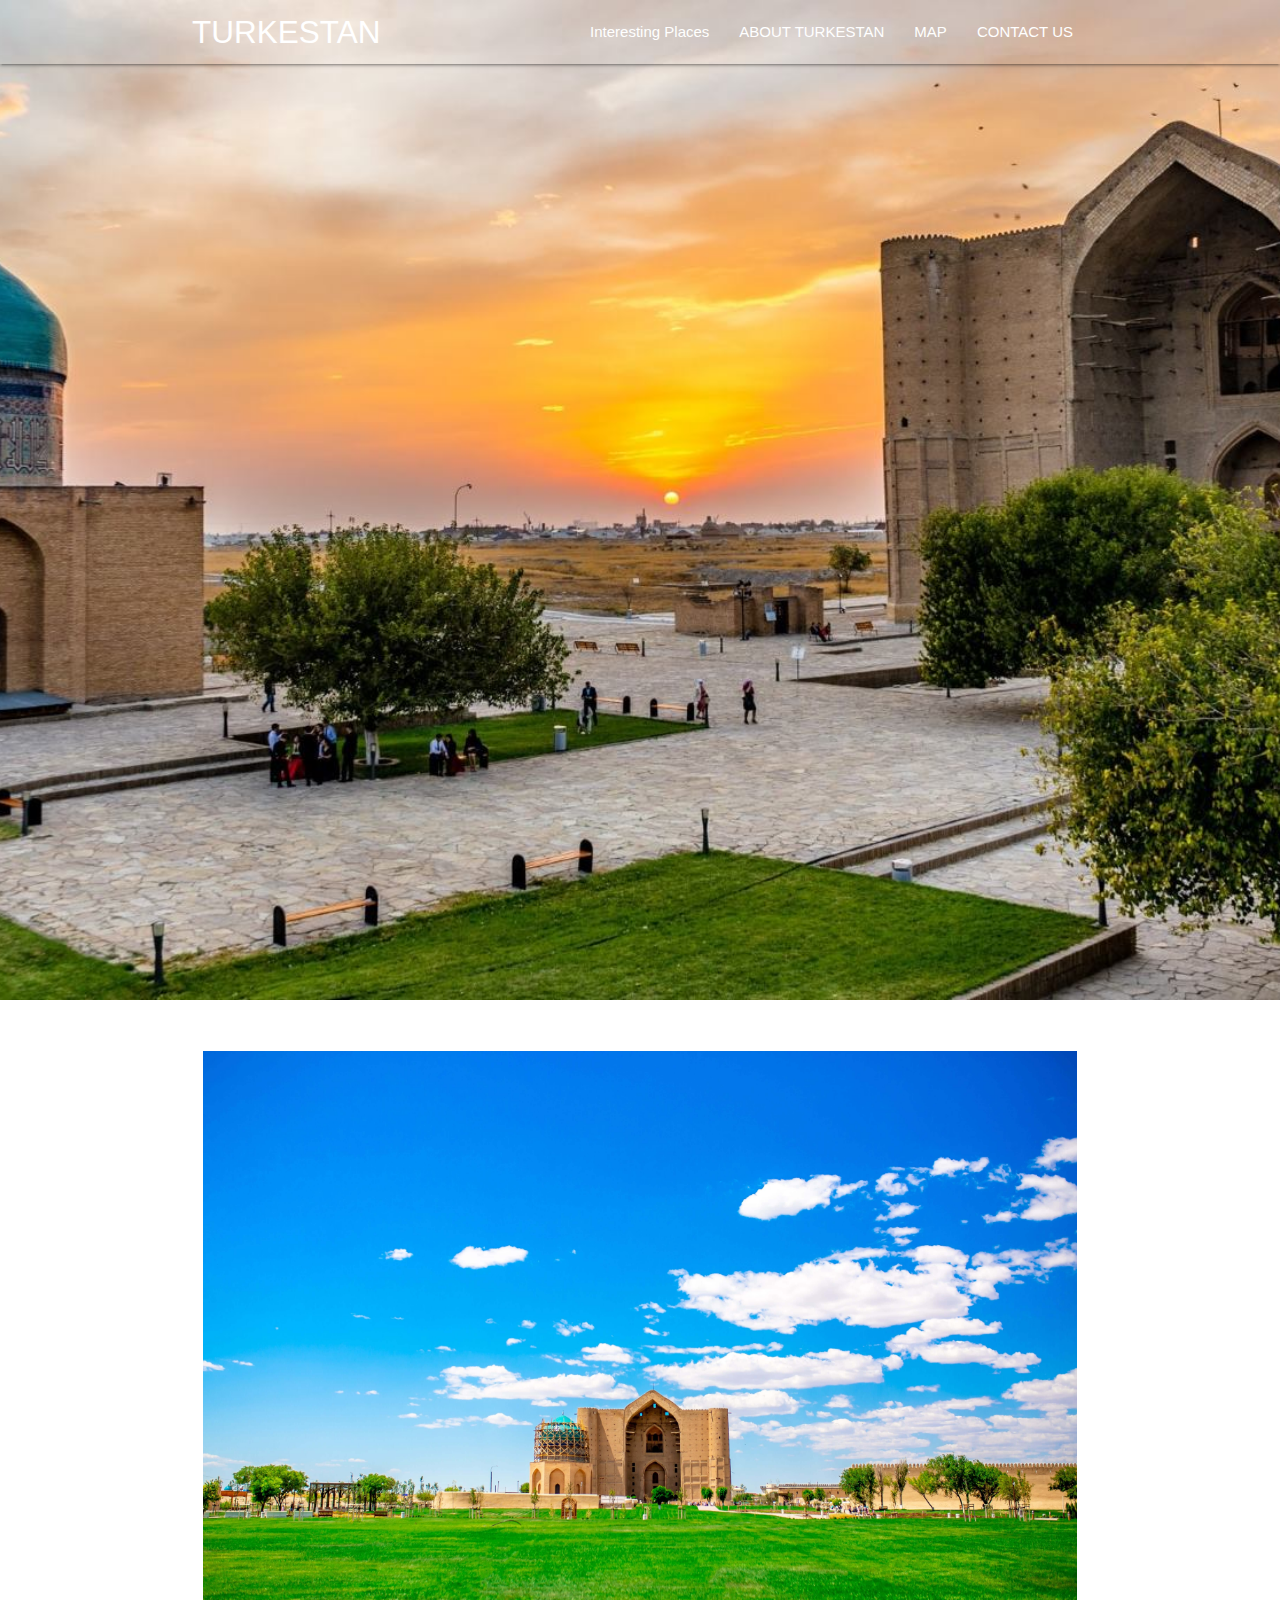
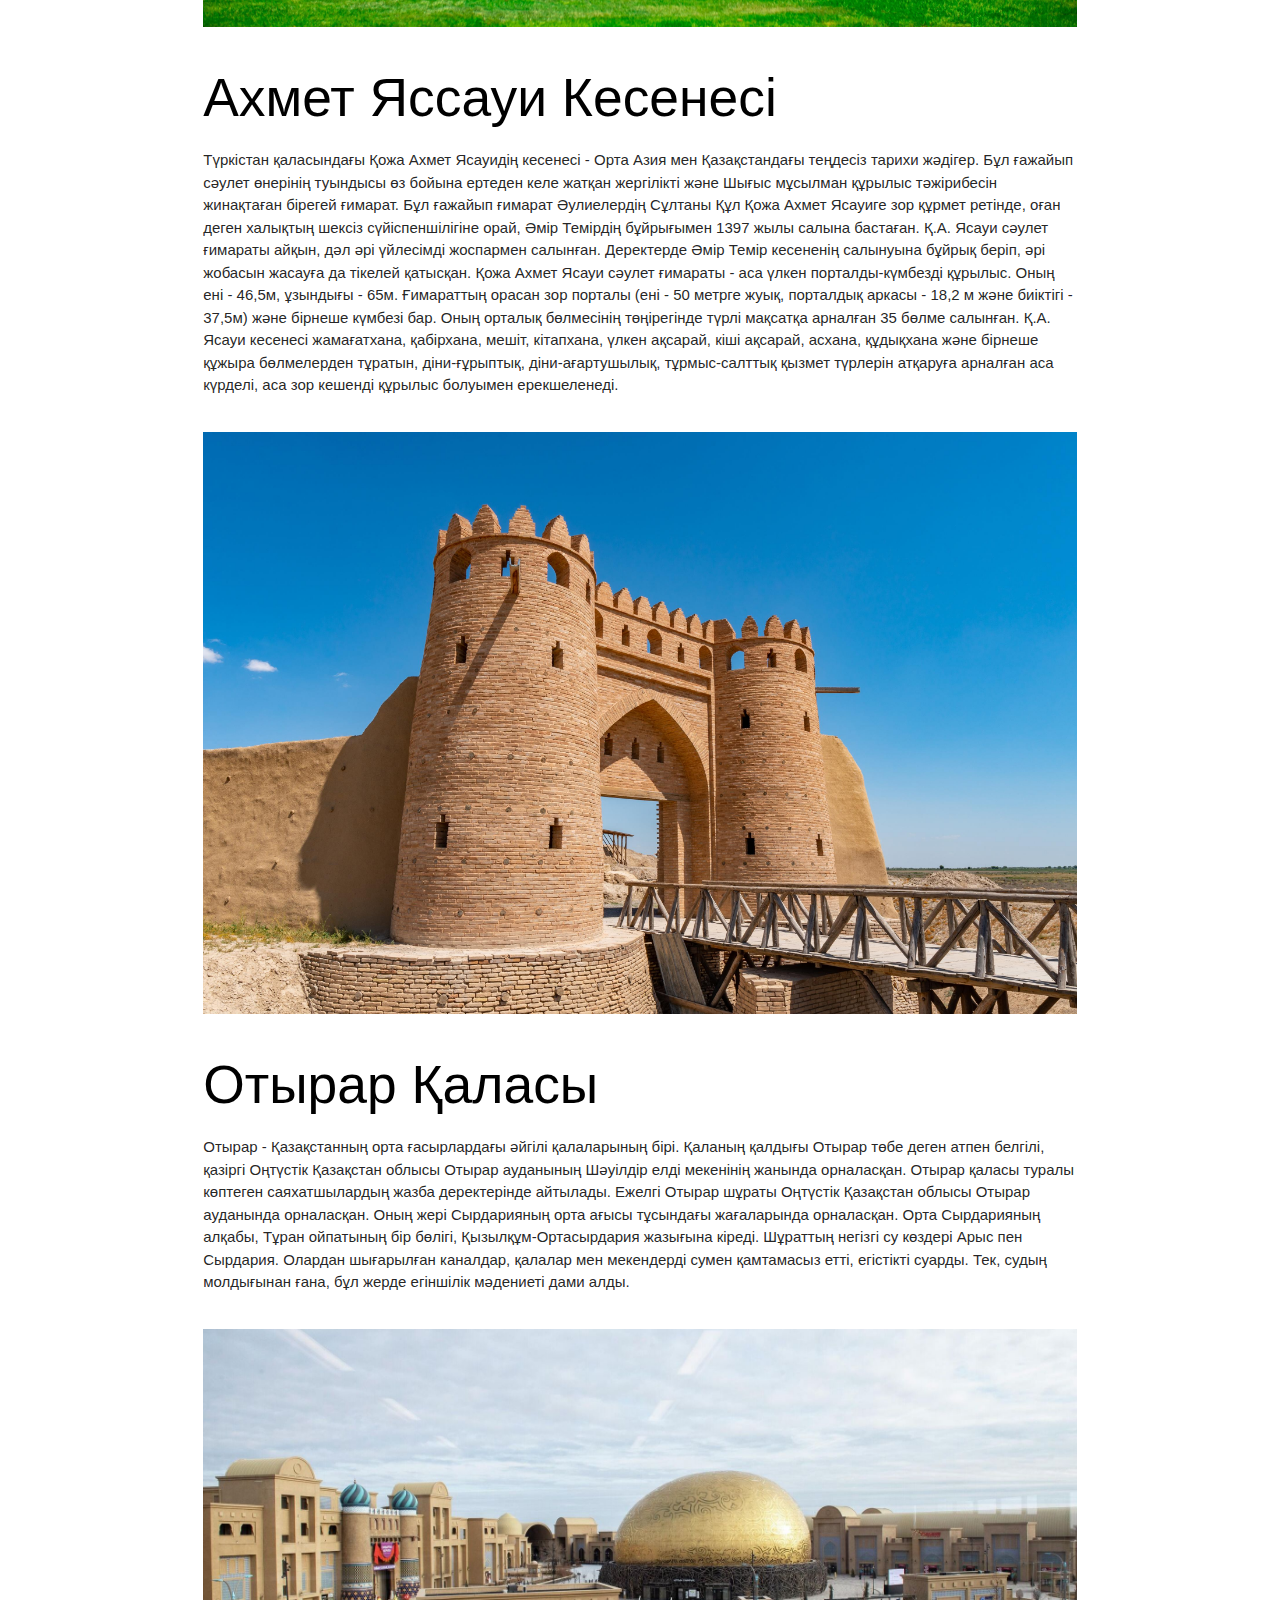
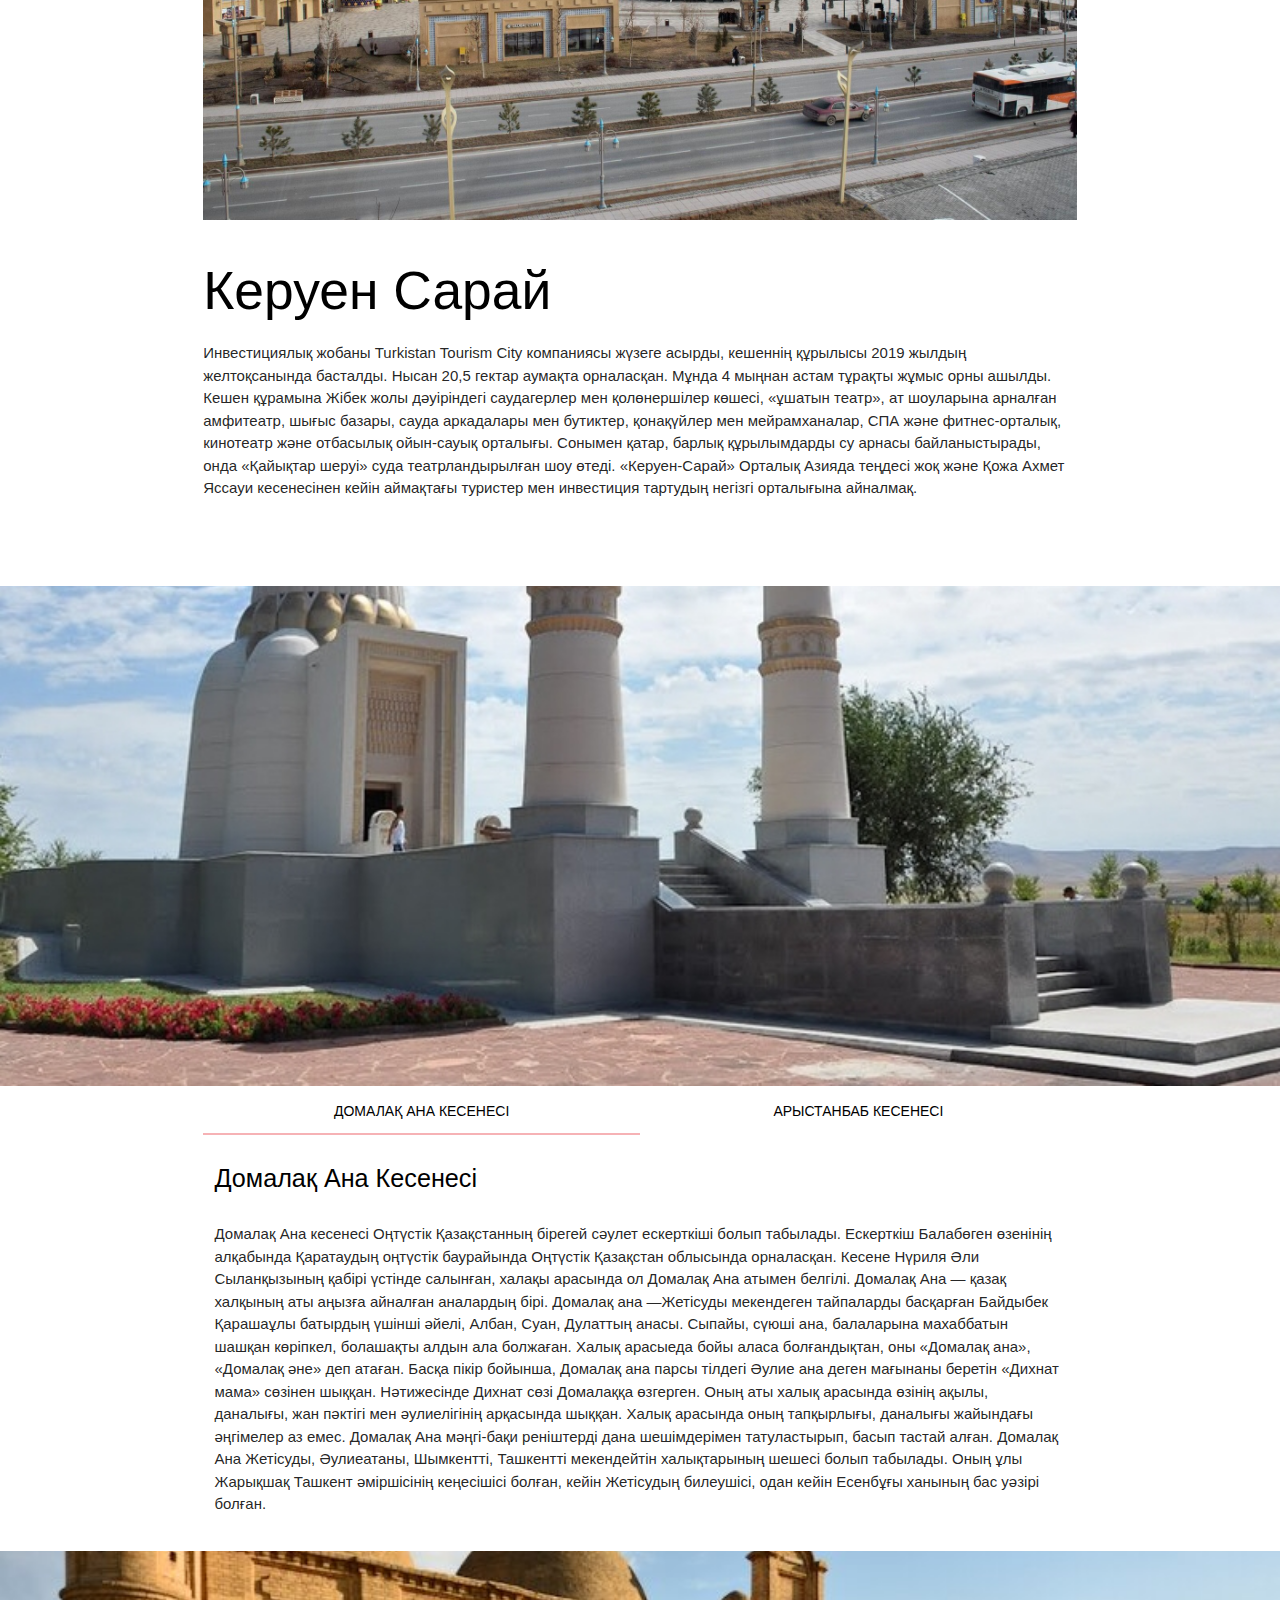
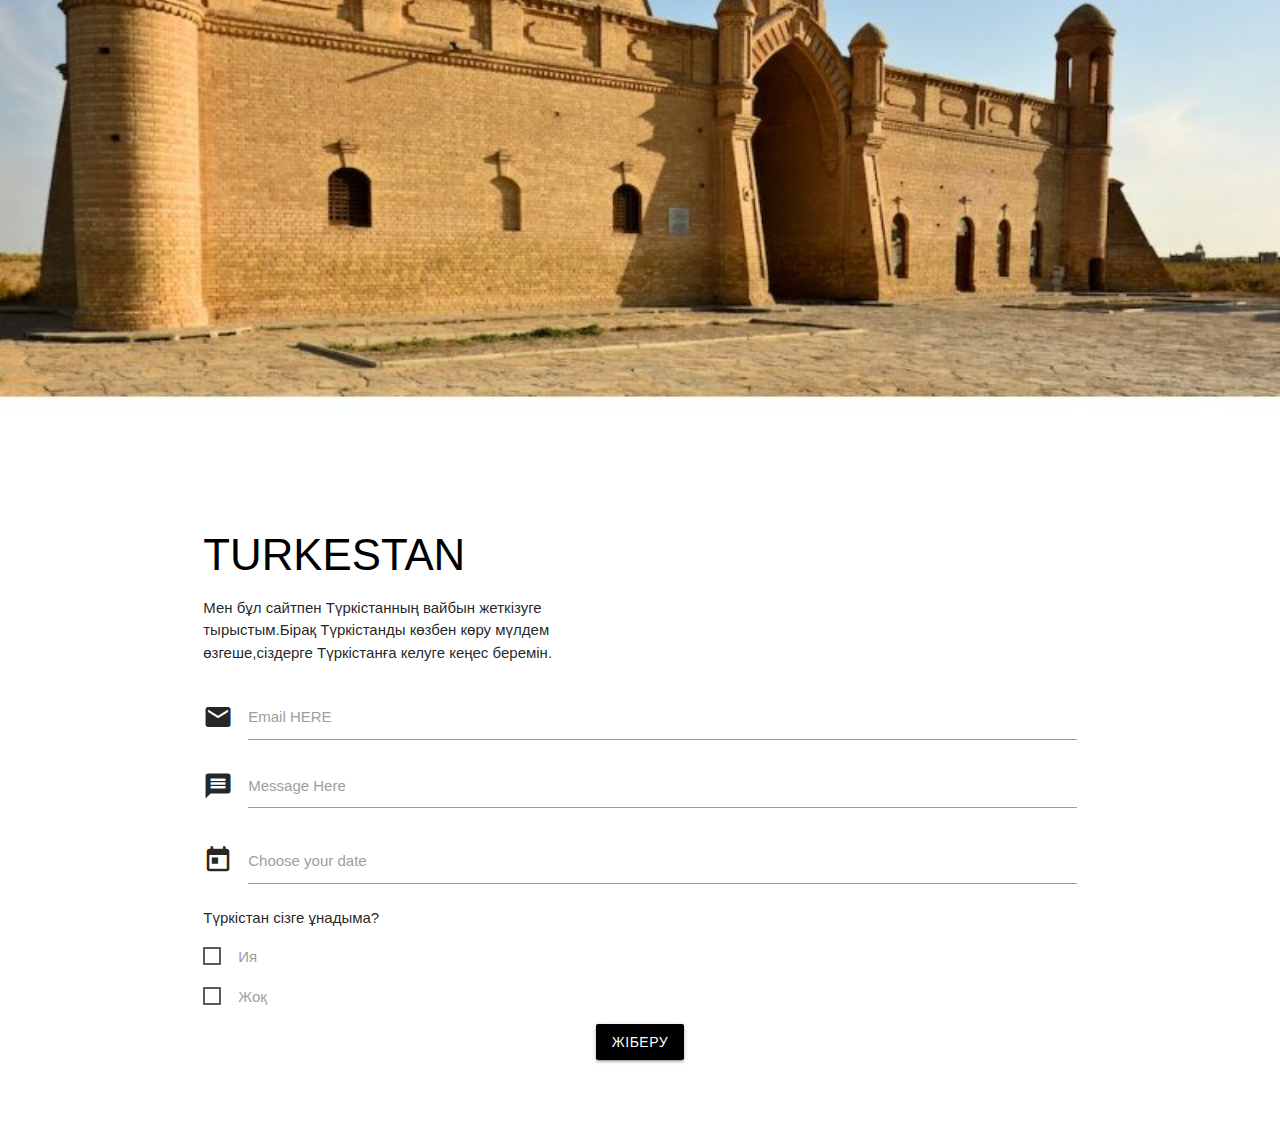
<file: index.html>
<!DOCTYPE html>
<html lang="en">
<head>
    <meta charset="UTF-8">
    <meta http-equiv="X-UA-Compatible" content="IE=edge">
    <meta name="viewport" content="width=device-width, initial-scale=1.0">
    <title>Туркистан</title>
    <link href="https://fonts.googleapis.com/icon?family=Material+Icons" rel="stylesheet">
    <link rel="stylesheet" href="https://pro.fontawesome.com/releases/v5.10.0/css/all.css">
    <link rel="stylesheet" href="https://cdnjs.cloudflare.com/ajax/libs/materialize/1.0.0/css/materialize.min.css">

    <style>
        header{
            background: url(554.jpg);
            background-position: center;
            background-size: cover;
            min-height: 1000px;

        }

        html {
  scroll-behavior: smooth;
}
        .section{
            padding-bottom: 4vw;
            padding-top: 4vw;

        }
        .tabs .incator{
            background-color: #000;
        }
        .tabs .tab a:hover, .tabs a:focus.active {
            background-color: transparent;
        }
        @media screen and (max-width:650px){
            header{
                min-width: 500px;
            }
            
        } 
            
        
    </style>
    
</head>
<body>
    <header>
        <nav class="nav-wrapper transparent">
            <div class="container">
                <a href="#" class="brand-logo">TURKESTAN</a>
                <a href="#" class="sidenav-trigger" data-target="mobile"><i class="material-icons">menu</i></a>

                <ul class="right hide-on-med-and-down">
                    <li><a href="turkestan1.html">Interesting Places</a></li>
                    <li><a href="https://ru.wikipedia.org/wiki/%D0%A2%D1%83%D1%80%D0%BA%D0%B5%D1%81%D1%82%D0%B0%D0%BD">ABOUT TURKESTAN</a></li>
                    <li><a href="https://www.google.com/maps/place/%D0%A2%D1%83%D1%80%D0%BA%D0%B5%D1%81%D1%82%D0%B0%D0%BD/@43.3036818,68.2605886,13z/data=!3m1!4b1!4m6!3m5!1s0x4200c26160a6c6bf:0xc25a313979c57875!8m2!3d43.3050854!4d68.2346884!16zL20vMDU4bTUz?entry=ttu&g_ep=EgoyMDI0MTEyNC4xIKXMDSoJLDEwMjExMjM0SAFQAw%3D%3D">MAP</a></li>
                    <li><a href="https://web.whatsapp.com/">CONTACT US</a></li>
                </ul>
                <ul class="sidenav grey darken-4 center" id="mobile">
                    <h3 class="white-text center">TURKESTAN</h3>
                    <li><a href="#" class="waves-effects waves-light white-text">HOME</a></li>
                    <li><a href="https://ru.wikipedia.org/wiki/%D0%A2%D1%83%D1%80%D0%BA%D0%B5%D1%81%D1%82%D0%B0%D0%BD" class="waves-effects waves-light white-text">ABOUT TURKESTAN</a></li>
                    <li><a href="https://www.google.com/maps/place/%D0%A2%D1%83%D1%80%D0%BA%D0%B5%D1%81%D1%82%D0%B0%D0%BD/@43.3036818,68.2605886,13z/data=!3m1!4b1!4m6!3m5!1s0x4200c26160a6c6bf:0xc25a313979c57875!8m2!3d43.3050854!4d68.2346884!16zL20vMDU4bTUz?entry=ttu&g_ep=EgoyMDI0MTEyNC4xIKXMDSoJLDEwMjExMjM0SAFQAw%3D%3D" class="waves-effects waves-light white-text">MAP</a></li>
                    <li><a href="https://web.whatsapp.com/" class="waves-effects waves-light white-text">CONTACT US</a></li>

                </ul>
            </div>
        </nav>

    </header>

    <section class="container section">
        <div class="row">
            <div class="col s12 16">
                <img src="441.jpg" class="responsive-img materialboxe">
            </div>
            <div class="col s12 16">
                <h2 class="black-text">Ахмет Яссауи Кесенесі</h2>
                <p>Түркістан қаласындағы Қожа Ахмет Ясауидің кесенесі - Орта Азия мен Қазақстандағы теңдесіз тарихи жәдігер. Бұл ғажайып сәулет өнерінің туындысы өз бойына ертеден келе жатқан жергілікті және Шығыс мұсылман құрылыс тәжірибесін жинақтаған бірегей ғимарат. Бұл ғажайып ғимарат Әулиелердің Сұлтаны Құл Қожа Ахмет Ясауиге зор құрмет ретінде, оған деген халықтың шексіз сүйіспеншілігіне орай, Әмір Темірдің бұйрығымен 1397 жылы салына бастаған. Қ.А. Ясауи сәулет ғимараты айқын, дәл әрі үйлесімді жоспармен салынған. Деректерде Әмір Темір кесененің салынуына бұйрық беріп, әрі жобасын жасауға да тікелей қатысқан. Қожа Ахмет Ясауи сәулет ғимараты - аса үлкен порталды-күмбезді құрылыс. Оның ені - 46,5м, ұзындығы - 65м. Ғимараттың орасан зор порталы (ені - 50 метрге жуық, порталдық аркасы - 18,2 м және биіктігі - 37,5м) және бірнеше күмбезі бар. Оның орталық бөлмесінің төңірегінде түрлі мақсатқа арналған 35 бөлме салынған.   Қ.А. Ясауи кесенесі жамағатхана, қабірхана, мешіт, кітапхана, үлкен ақсарай, кіші ақсарай, асхана, құдықхана және бірнеше құжыра бөлмелерден тұратын, діни-ғұрыптық, діни-ағартушылық, тұрмыс-салттық қызмет түрлерін атқаруға арналған аса күрделі, аса зор кешенді құрылыс болуымен ерекшеленеді.</p>
            </div>
        </div>
        <div class="row">
            <div class="col s12 16 push-17">
                <img src="444.jpg" class="responsive-img materialboxe">
            </div>
            <div class="col s12 16 pull-15">
                <h2 class="black-text">Отырар Қаласы</h2>
                <p>Отырар - Қазақстанның орта ғасырлардағы әйгілі қалаларының бірі. Қаланың қалдығы Отырар төбе деген атпен белгілі, қазіргі Оңтүстік Қазақстан облысы Отырар ауданының Шәуілдір елді мекенінің жанында орналасқан. Отырар қаласы туралы көптеген саяхатшылардың жазба деректерінде айтылады.

                    Ежелгі Отырар шұраты Оңтүстік Қазақстан облысы Отырар ауданында орналасқан. Оның жері Сырдарияның орта ағысы тұсындағы жағаларында орналасқан. Орта Сырдарияның алқабы, Тұран ойпатының бір бөлігі, Қызылқұм-Ортасырдария жазығына кіреді.
                    
                    Шұраттың негізгі су көздері Арыс пен Сырдария. Олардан шығарылған каналдар, қалалар мен мекендерді сумен қамтамасыз етті, егістікті суарды. Тек, судың молдығынан ғана, бұл жерде егіншілік мәдениеті дами алды.</p>
            </div>
        </div>
        <div class="row">
            <div class="col s12 16">
                <img src="555.jpeg" class="responsive-img materialboxe">
            </div>
            <div class="col s12 16">
                <h2 class="black-text">Керуен Сарай</h2>
                <p>Инвестициялық жобаны Turkistan Tourism City компаниясы жүзеге асырды, кешеннің құрылысы 2019 жылдың желтоқсанында басталды. Нысан 20,5 гектар аумақта орналасқан. Мұнда 4 мыңнан астам тұрақты жұмыс орны ашылды. Кешен құрамына Жібек жолы дәуіріндегі саудагерлер мен қолөнершілер көшесі, «ұшатын театр», ат шоуларына арналған амфитеатр, шығыс базары, сауда аркадалары мен бутиктер, қонақүйлер мен мейрамханалар, СПА және фитнес-орталық, кинотеатр және отбасылық ойын-сауық орталығы. Сонымен қатар, барлық құрылымдарды су арнасы байланыстырады, онда «Қайықтар шеруі» суда театрландырылған шоу өтеді. «Керуен-Сарай» Орталық Азияда теңдесі жоқ және Қожа Ахмет Яссауи кесенесінен кейін аймақтағы туристер мен инвестиция тартудың негізгі орталығына айналмақ.</p>
        </div>
    </section>
    <div class="parallax-container">
        <div class="parallax">
            <img src="7778.jpg" class="responsive-img">
        </div>
    </div>
    
    
    
    <section class="container sectiom">
        <div class="row">
            <div class="col s12 15">
                
            </div>

            <div class="col s12 16">
                <ul class="tabs">
                    <li class="tab col s6">
                        <a href="#dg" class="black-text">Домалақ Ана Кесенесі</a>
                    </li>
                    <li class="tab col s6">
                        <a href="#fs" class="black-text">Арыстанбаб Кесенесі</a>
                    </li>
                </ul>
                <div class="col s12" id="dg">
                    <p class="flow-text black-text">Домалақ Ана Кесенесі</p>
                    <p>Домалақ Ана кесенесі Оңтүстік Қазақстанның бірегей сәулет ескерткіші болып табылады. Ескерткіш Балабөген өзенінің алқабында Қаратаудың оңтүстік баурайында Оңтүстік Қазақстан облысында орналасқан.

                        Кесене Нүриля Әли Сыланқызының қабірі үстінде салынған, халақы арасында ол Домалақ Ана атымен белгілі.
                        
                        Домалақ Ана — қазақ халқының аты аңызға айналған аналардың бірі. Домалақ ана —Жетісуды мекендеген тайпаларды басқарған Байдыбек Қарашаұлы батырдың үшінші әйелі, Албан, Суан, Дулаттың анасы. Сыпайы, сүюші ана, балаларына махаббатын шашқан көріпкел, болашақты алдын ала болжаған. Халық арасыеда бойы аласа болғандықтан, оны «Домалақ ана», «Домалақ әне» деп атаған. Басқа пікір бойынша, Домалақ ана парсы тілдегі Әулие ана деген мағынаны беретін «Дихнат мама» сөзінен шыққан. Нәтижесінде Дихнат сөзі Домалаққа өзгерген.
                        
                        Оның аты халық арасында өзінің ақылы, даналығы, жан пәктігі мен әулиелігінің арқасында шыққан. Халық арасында оның тапқырлығы, даналығы жайындағы әңгімелер аз емес. Домалақ Ана мәңгі-бақи реніштерді дана шешімдерімен татуластырып, басып тастай алған. Домалақ Ана Жетісуды, Әулиеатаны, Шымкентті, Ташкентті мекендейтін халықтарының шешесі болып табылады. Оның ұлы Жарықшақ Ташкент әміршісінің кеңесішісі болған, кейін Жетісудың билеушісі, одан кейін Есенбұғы ханының бас уәзірі болған.</p>
                    
                </div>
                <div class="col s12" id="fs">
                    <p class="flow-text black-text">Арыстанбаб Кесенесі</p>
                    <p>Түркістан халқының арасында мұсылман дінін таратушы Қожа Ахмет Иасауидің ұстазы болған Арыстан баб ата қабірінің басына салынған. Кесене дәлізхана, мешіт, құжырахана, азан шақыратын мұнара сияқты жеке бөлмелерден құралған. Кесененің ең көне бөлігі қабірхана болуы тиіс. Қазір де оның едені басқа бөлмелермен салыстырғанда едәуір биік. Қабір үстіне алғашқы белгі 12 ғ. шамасында салынған. Мазар 14 ғасырда қайта жөнделген. Арыстан баб кесенесі 20 ғасырдың басында жергілікті халықтың қаражатымен күйдірілген кірпіштен ауданы 35x12 м, биіктігі 12 м, бұрынғы Меккеге қараған есігі Түркістанға, Әзірет Сұлтанға бағытталып, Солтүстік жағы кесене, Оңтүстік жағы мешіт есебінде қайта жәнделді. Дәліз-қақпа маңдайшасына мәрмәр тақта қаланып, бетіне һижра бойынша 1327 жыл, яғни соңғы құрылыс жүрген уақыт деп көрсетілген.Бұл кесене XII ғасырда өмір сүрген діни көріпкел Арыстан баб мазарының үстіне салынған. Кесененің бірінші құрылысы XIV-XV ғасырға жатады. Сол құрылыстан кесілген айван тізбектері қалған. XVIII ғасырда көне мазардың орнында жер сілкінісінен кейін екі кесілген ағаш тізбекке тірелген айванмен салынған екі күмбезді құрылыс орнатылды. XVIII ғасырда құрылыс қиратылып, фриз жазбалары бойынша 1909 жылы қайта салынды. 1971 жылы жоғары деңгейдегі грунт сулары салдарынан мешіт құлатылып, қайта орнатылды. Құрылыс алебастр ерітіндісінде күйдірілген кірпіштен қабырғаның сырт жағына салынды. Қазіргі кезде бұл кесене Орталық Азиядағы қажылық міндетті өтейтін мұсылман киелі жерлерінің бірі болып саналады.</p>
                    
                </div>
            </div>
        </div>
    </section>

    <div class="parallax-container">
        <div class="parallax">
            <img src="7777.jpg" class="responsive-img">
            
        </div>
    </div>
    <section class="container section">
        <div class="row">
            <div class="col s12 l5">
                <h3 class="black-text">TURKESTAN</h3>
                    <p>Мен бұл сайтпен Түркістанның вайбын жеткізуге тырыстым.Бірақ Түркістанды көзбен көру мүлдем өзгеше,сіздерге Түркістанға келуге кеңес беремін. </p>
                    
                
            </div>
            <div class="col s12 offset-12">
                <form action="">
                    <div class="input-field">
                        <i class="material-icons prefix">email</i>
                        <input type="email" id="email ">
                        <label for="email">Email HERE</label>
                    </div>
                    <div class="input-field">
                        <i class="material-icons prefix">message</i>
                        <textarea name="" id="message" class="materialize-textarea"></textarea>
                        <label for="message">Message Here</label>
                    </div>
                    <div class="input-field">
                        <i class="material-icons prefix">today</i>
                        <input type="text" id="date" class="datepicker">
                        <label for="date">Choose  your date</label>
                    </div>
                    <div class="input-field">
                        <p>Tүркістан сізге ұнадыма?</p>
                        <p>
                            <label>
                                <input type="checkbox">
                                <span>Ия</span>
                            
                            </label>
                        </p>
                        <p>
                            <label>
                                <input type="checkbox">
                                <span>Жоқ</span>
                            
                            </label>
                        </p>
                        <div class="input-field center">
                            <button class="btn black white-text">Жіберу</button>
                        </div>
                    </div>
                </form>
            </div>
        </div>
    </section>


<script src="https://code.jquery.com/jquery-3.6.0.min.js"></script>
<script src="https://cdnjs.cloudflare.com/ajax/libs/materialize/1.0.0/js/materialize.min.js"></script>
    <script>
      $(document).ready(function(){
        $('.sidenav').sidenav();
        $('.materialboxe').materialbox();
        $('.parallax').parallax();
        $('.tabs').tabs();
        $('.datepicker').datepicker();
        $(document).ready(function(){
     $('.sidenav').sidenav();
     $('.materialboxe').materialbox();
     $('.parallax').parallax();
     $('.tabs').tabs();
     $('.datepicker').datepicker();

    
     const element = document.querySelector('.brand-logo');
     element.animate(
       [
         { transform: 'scale(1)', opacity: 1 },
         { transform: 'scale(1.5)', opacity: 0.5 },
         { transform: 'scale(1)', opacity: 1 }
       ],
       {
         duration: 2000,
         iterations: Infinity
       }
     );
   });


      })
    </script>
    
</body>
</html>
</file>
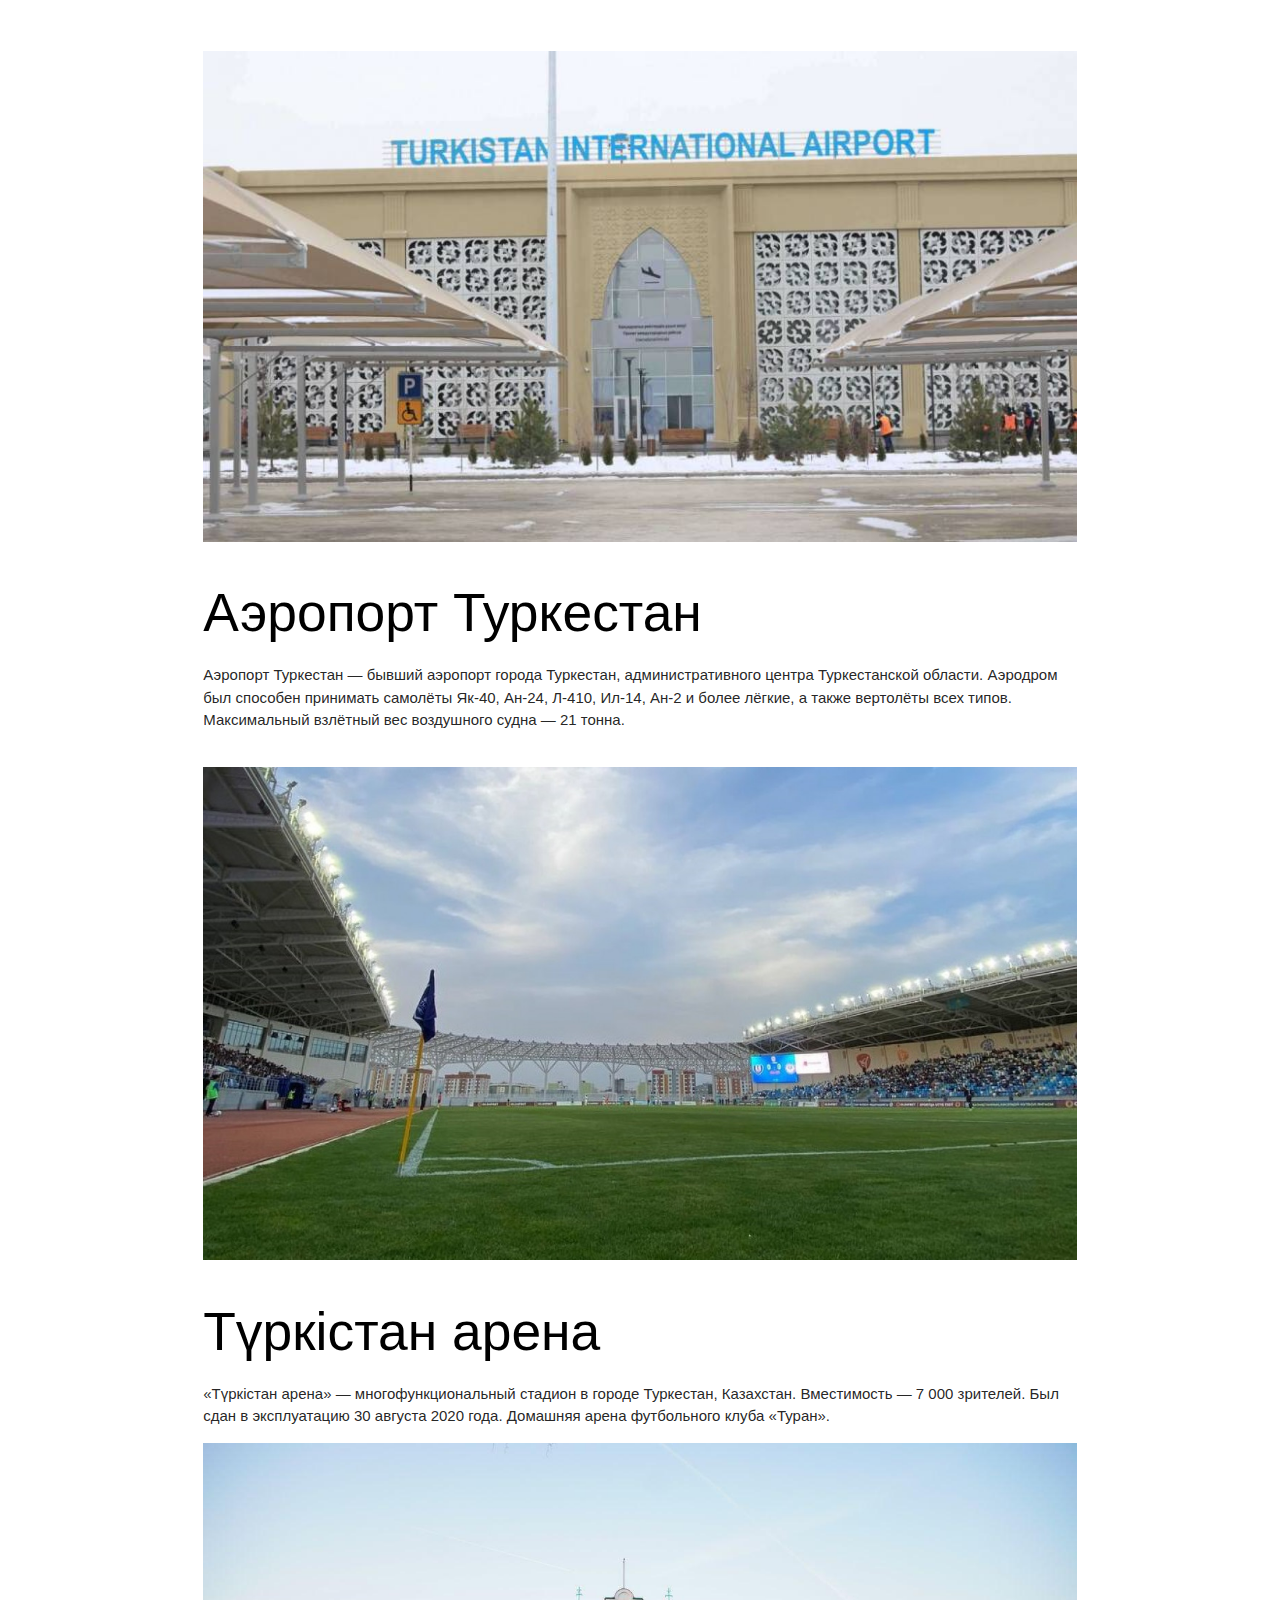
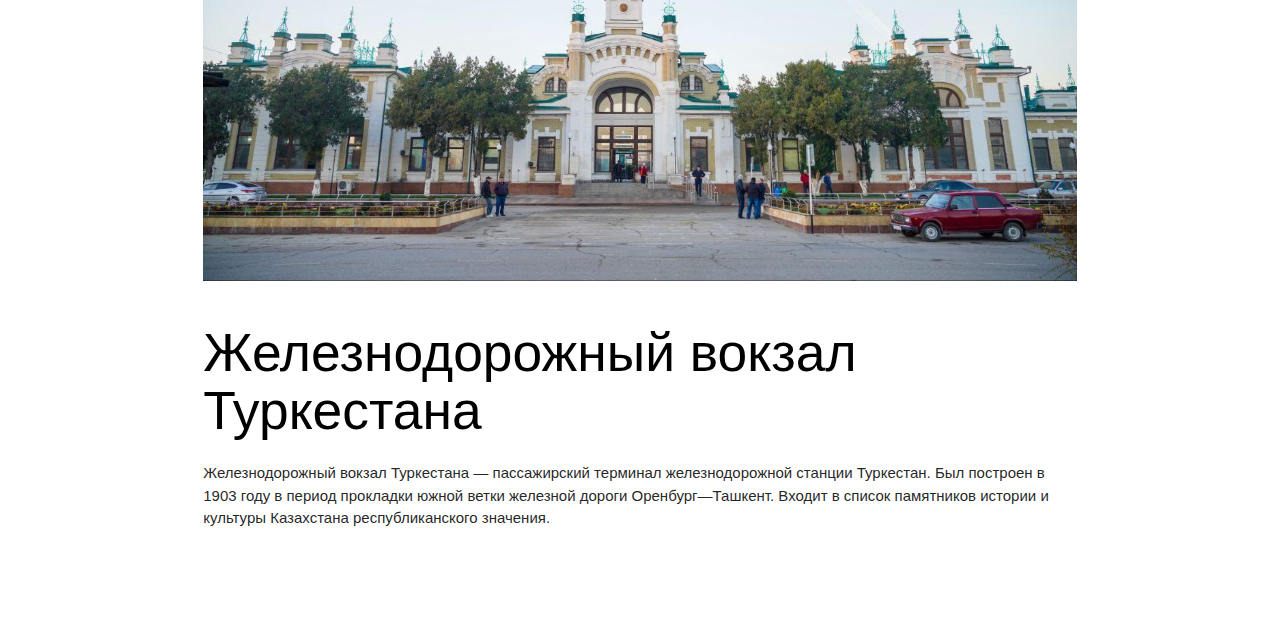
<file: turkestan1.html>
<!DOCTYPE html>
<html lang="en">
<head>
    <meta charset="UTF-8">
    <meta http-equiv="X-UA-Compatible" content="IE=edge">
    <meta name="viewport" content="width=device-width, initial-scale=1.0">
    <title>Turkestan</title>
    <link href="https://fonts.googleapis.com/icon?family=Material+Icons" rel="stylesheet">
    <link rel="stylesheet" href="https://pro.fontawesome.com/releases/v5.10.0/css/all.css">
    <link rel="stylesheet" href="https://cdnjs.cloudflare.com/ajax/libs/materialize/1.0.0/css/materialize.min.css">

    <style>
        header{
            background: url(554.jpg);
            background-position: center;
            background-size: cover;
            min-height: 1000px;

        }
        .section{
            padding-bottom: 4vw;
            padding-top: 4vw;

        }
        .tabs .incator{
            background-color: #000;
        }
        .tabs .tab a:hover, .tabs a:focus.active {
            background-color: transparent;
        }
        @media screen and (max-width:650px){
            header{
                min-width: 500px;
            }
            
        } 
            
        
    </style>
    
</head>
<body>
    

    <section class="container section">
        <div class="row">
            <div class="col s12 16">
                <img src="254.jpg" class="responsive-img materialboxe">
            </div>
            <div class="col s12 16">
                <h2 class="black-text">Аэропорт Туркестан</h2>
                <p>Аэропорт Туркестан — бывший аэропорт города Туркестан, административного центра Туркестанской области. Аэродром был способен принимать самолёты Як-40, Ан-24, Л-410, Ил-14, Ан-2 и более лёгкие, а также вертолёты всех типов. Максимальный взлётный вес воздушного судна — 21 тонна.</p>
            </div>
        </div>
        <div class="row">
            <div class="col s12 16 push-17">
                <img src="765.jpg" class="responsive-img materialboxe">
            </div>
            <div class="col s12 16 pull-15">
                <h2 class="black-text">Түркістан арена</h2>
                <p>«Түркістан арена» — многофункциональный стадион в городе Туркестан, Казахстан. Вместимость — 7 000 зрителей. Был сдан в эксплуатацию 30 августа 2020 года. Домашняя арена футбольного клуба «Туран».
        </div>
        <div class="row">
            <div class="col s12 16">
                <img src="365.jpg" class="responsive-img materialboxe">
            </div>
            <div class="col s12 16">
                <h2 class="black-text">Железнодорожный вокзал Туркестана</h2>
                <p>Железнодорожный вокзал Туркестана — пассажирский терминал железнодорожной станции Туркестан. Был построен в 1903 году в период прокладки южной ветки железной дороги Оренбург—Ташкент. Входит в список памятников истории и культуры Казахстана республиканского значения. </p>
        </div>
    </section>
    </div>


    
</body>
</html>
</file>
